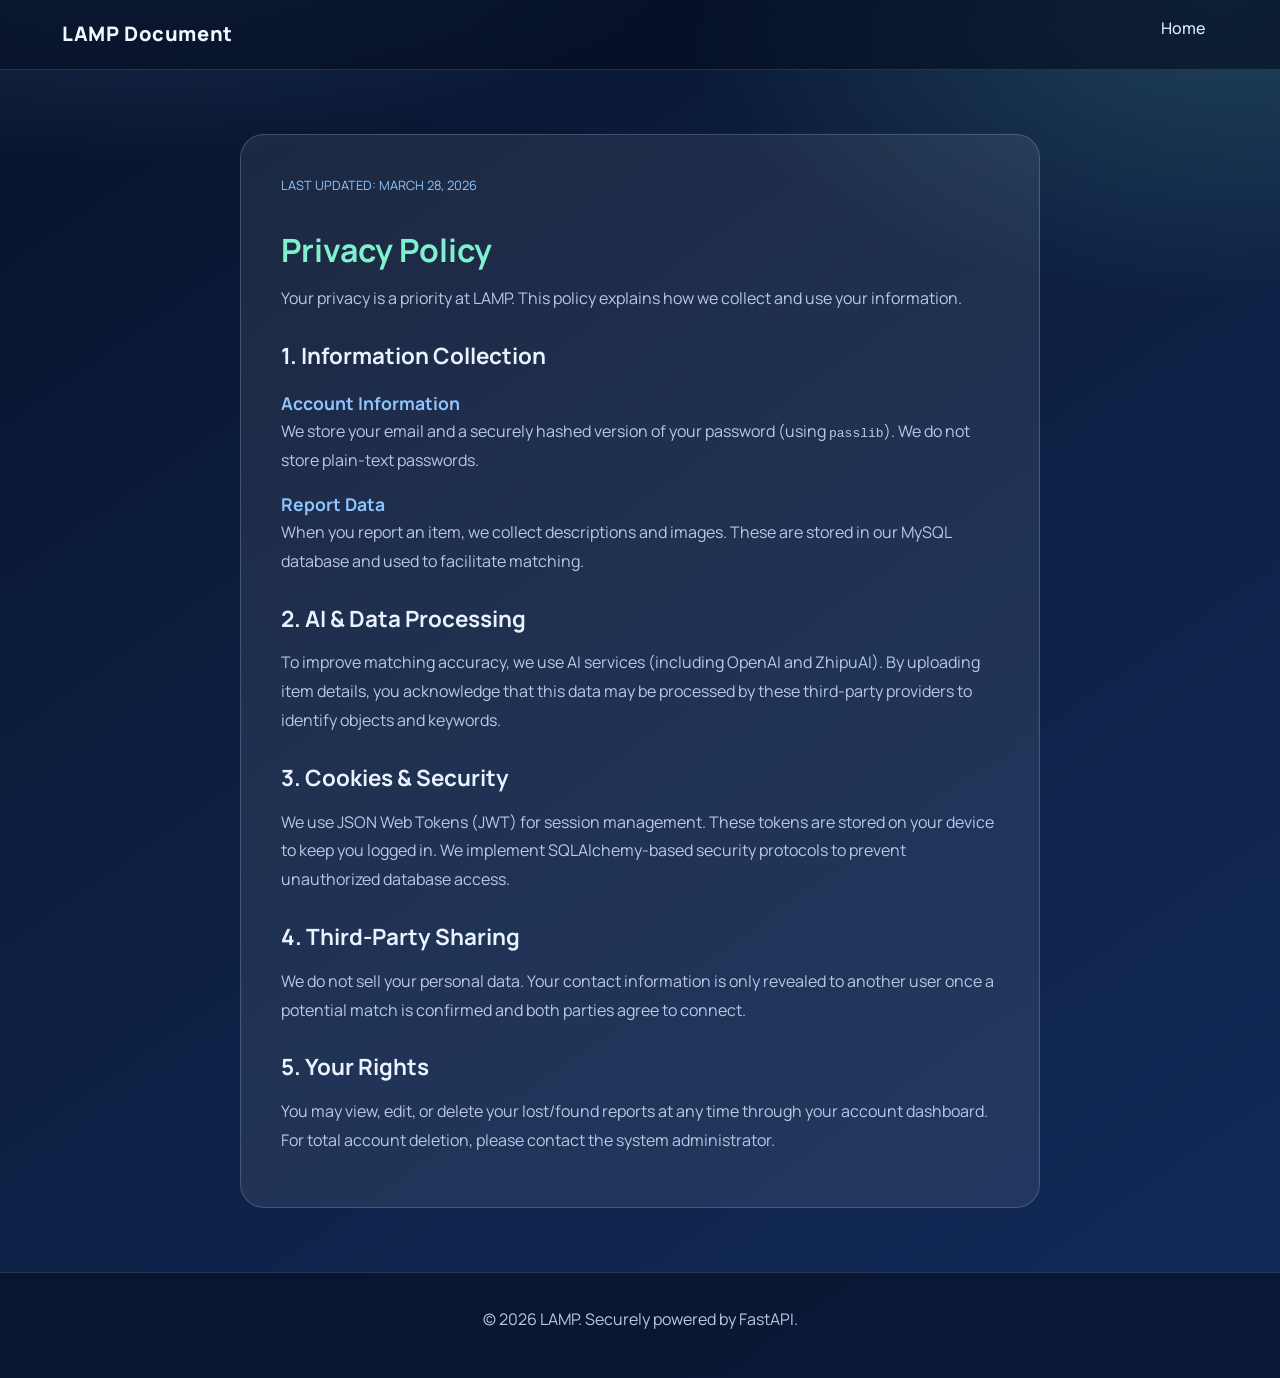
<file: static/doc/privacy.html>
<!DOCTYPE html>
<html lang="en">
<head>
    <meta charset="UTF-8">
    <meta name="viewport" content="width=device-width, initial-scale=1.0">
    <title>Privacy Policy - LAMP</title>
    <link rel="icon" href="/static/favicon.ico" type="image/x-icon">
    <link rel="stylesheet" href="/static/css/style.css?v=1.0.1">
    <style>
        .legal-container { max-width: 800px; margin: 40px auto; padding: 40px; background: var(--surface); border: 1px solid var(--line-soft); border-radius: 24px; }
        h1 { color: var(--accent); margin-bottom: 8px; }
        .last-updated { color: var(--brand); font-size: 0.8rem; text-transform: uppercase; margin-bottom: 30px; display: block; }
        h2 { color: var(--text-main); font-size: 1.4rem; margin: 25px 0 12px; }
        h3 { color: var(--brand); font-size: 1.1rem; margin-top: 15px; }
        p, li { color: var(--text-muted); line-height: 1.8; margin-bottom: 12px; }
    </style>
</head>
<body>
    <header>
        <nav><div class="logo">LAMP Document</div><ul><li><a href="/">Home</a></li></ul></nav>
    </header>

    <main class="container">
        <div class="legal-container">
            <span class="last-updated">Last Updated: March 28, 2026</span>
            <h1>Privacy Policy</h1>
            <p>Your privacy is a priority at LAMP. This policy explains how we collect and use your information.</p>

            <h2>1. Information Collection</h2>
            <h3>Account Information</h3>
            <p>We store your email and a securely hashed version of your password (using <code>passlib</code>). We do not store plain-text passwords.</p>
            <h3>Report Data</h3>
            <p>When you report an item, we collect descriptions and images. These are stored in our MySQL database and used to facilitate matching.</p>

            <h2>2. AI & Data Processing</h2>
            <p>To improve matching accuracy, we use AI services (including OpenAI and ZhipuAI). By uploading item details, you acknowledge that this data may be processed by these third-party providers to identify objects and keywords.</p>

            <h2>3. Cookies & Security</h2>
            <p>We use JSON Web Tokens (JWT) for session management. These tokens are stored on your device to keep you logged in. We implement SQLAlchemy-based security protocols to prevent unauthorized database access.</p>

            <h2>4. Third-Party Sharing</h2>
            <p>We do not sell your personal data. Your contact information is only revealed to another user once a potential match is confirmed and both parties agree to connect.</p>

            <h2>5. Your Rights</h2>
            <p>You may view, edit, or delete your lost/found reports at any time through your account dashboard. For total account deletion, please contact the system administrator.</p>
        </div>
    </main>

    <footer><p>&copy; 2026 LAMP. Securely powered by FastAPI.</p></footer>
</body>
</html>
</file>
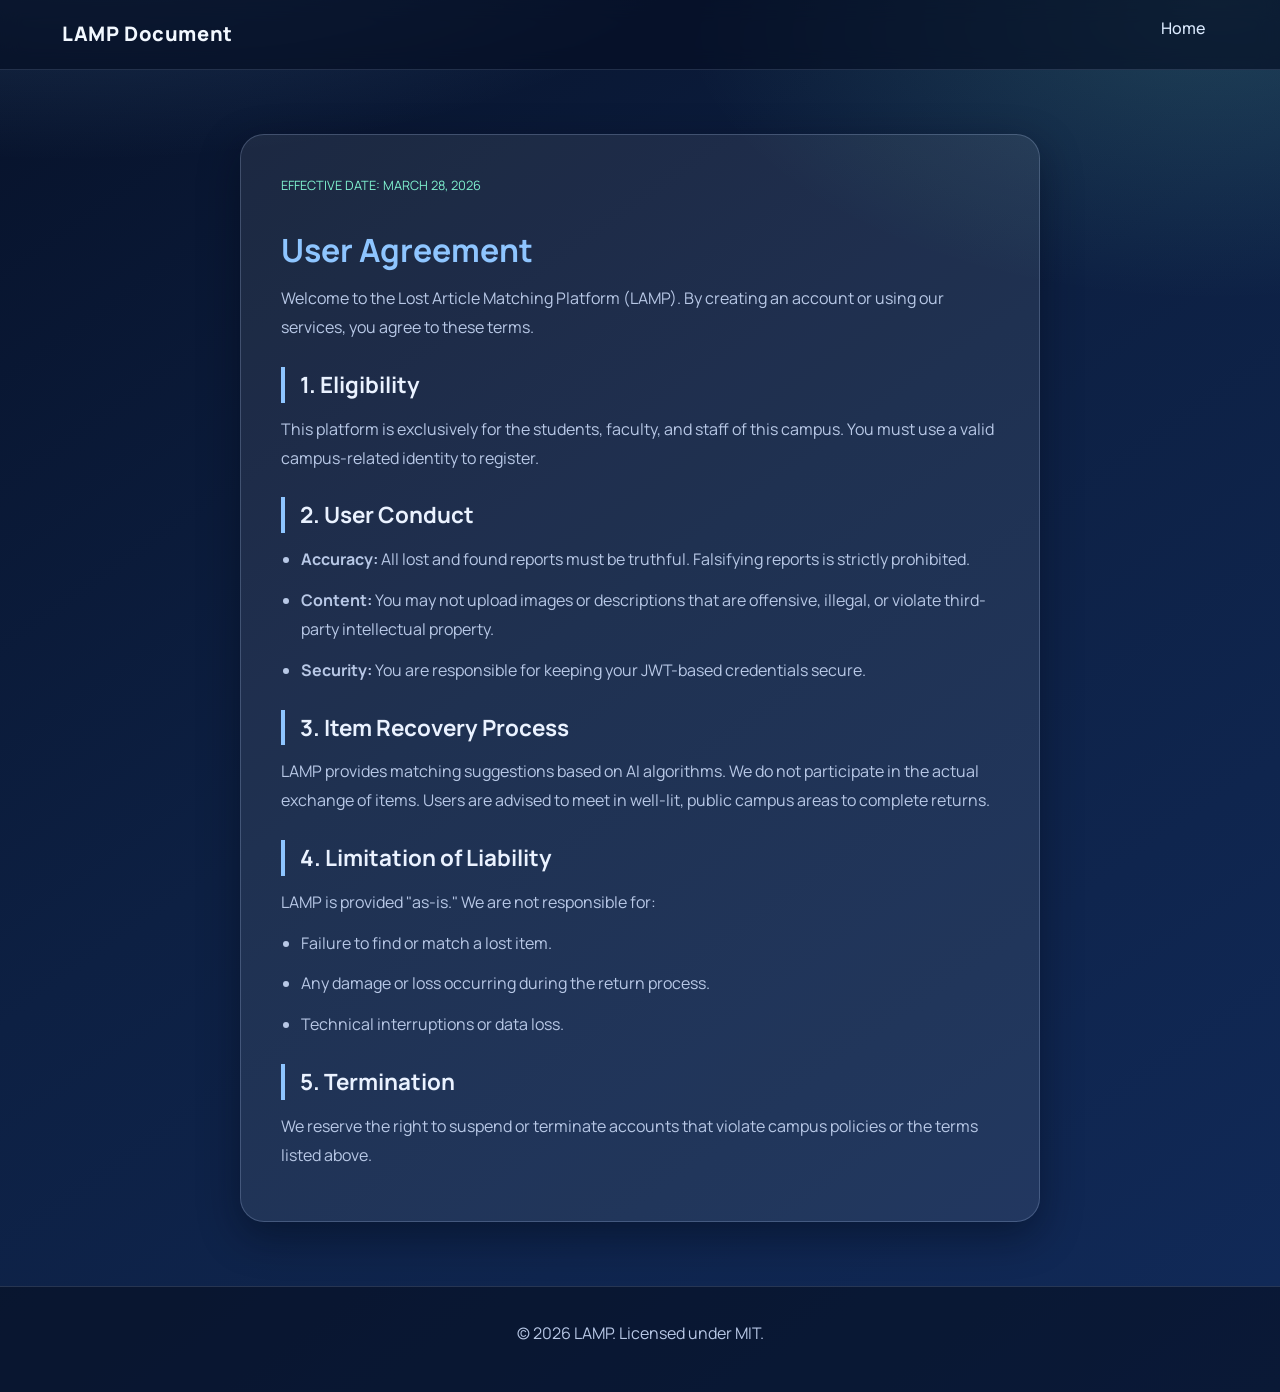
<file: static/doc/terms.html>
<!DOCTYPE html>
<html lang="en">
<head>
    <meta charset="UTF-8">
    <meta name="viewport" content="width=device-width, initial-scale=1.0">
    <title>User Agreement - LAMP</title>
    <link rel="icon" href="/static/favicon.ico" type="image/x-icon">
    <link rel="stylesheet" href="/static/css/style.css?v=1.0.1">
    <style>
        .legal-container { max-width: 800px; margin: 40px auto; padding: 40px; background: var(--surface); border: 1px solid var(--line-soft); border-radius: 24px; box-shadow: var(--shadow-soft); }
        h1 { color: var(--brand); margin-bottom: 8px; }
        .last-updated { color: var(--accent); font-size: 0.8rem; text-transform: uppercase; margin-bottom: 30px; display: block; }
        h2 { color: var(--text-main); font-size: 1.4rem; margin: 25px 0 12px; border-left: 4px solid var(--brand); padding-left: 15px; }
        p, li { color: var(--text-muted); line-height: 1.8; margin-bottom: 12px; }
        ul { padding-left: 20px; }
    </style>
</head>
<body>
    <header>
        <nav><div class="logo">LAMP Document</div><ul><li><a href="/">Home</a></li></ul></nav>
    </header>

    <main class="container">
        <div class="legal-container">
            <span class="last-updated">Effective Date: March 28, 2026</span>
            <h1>User Agreement</h1>
            <p>Welcome to the Lost Article Matching Platform (LAMP). By creating an account or using our services, you agree to these terms.</p>

            <h2>1. Eligibility</h2>
            <p>This platform is exclusively for the students, faculty, and staff of this campus. You must use a valid campus-related identity to register.</p>

            <h2>2. User Conduct</h2>
            <ul>
                <li><strong>Accuracy:</strong> All lost and found reports must be truthful. Falsifying reports is strictly prohibited.</li>
                <li><strong>Content:</strong> You may not upload images or descriptions that are offensive, illegal, or violate third-party intellectual property.</li>
                <li><strong>Security:</strong> You are responsible for keeping your JWT-based credentials secure.</li>
            </ul>

            <h2>3. Item Recovery Process</h2>
            <p>LAMP provides matching suggestions based on AI algorithms. We do not participate in the actual exchange of items. Users are advised to meet in well-lit, public campus areas to complete returns.</p>

            <h2>4. Limitation of Liability</h2>
            <p>LAMP is provided "as-is." We are not responsible for:
                <ul>
                    <li>Failure to find or match a lost item.</li>
                    <li>Any damage or loss occurring during the return process.</li>
                    <li>Technical interruptions or data loss.</li>
                </ul>
            </p>

            <h2>5. Termination</h2>
            <p>We reserve the right to suspend or terminate accounts that violate campus policies or the terms listed above.</p>
        </div>
    </main>

    <footer><p>&copy; 2026 LAMP. Licensed under MIT.</p></footer>
</body>
</html>
</file>
<file: static/css/style.css>
@import url('https://fonts.googleapis.com/css2?family=Manrope:wght@400;500;600;700;800&display=swap');

:root {
    --bg-deep: #07122a;
    --bg-mid: #0d2043;
    --bg-soft: #112a59;
    --surface: rgba(255, 255, 255, 0.08);
    --surface-strong: rgba(255, 255, 255, 0.14);
    --text-main: #eaf2ff;
    --text-muted: #b8c8e6;
    --line-soft: rgba(190, 215, 255, 0.22);
    --brand: #8ec5ff;
    --brand-strong: #5ea9ff;
    --accent: #7ff1cf;
    --shadow-soft: 0 14px 40px rgba(2, 8, 23, 0.45);
}

/* Global Styles */
* {
    margin: 0;
    padding: 0;
    box-sizing: border-box;
}

body {
    font-family: 'Manrope', 'Segoe UI', sans-serif;
    background:
        radial-gradient(1200px 500px at 5% -10%, rgba(129, 196, 255, 0.24), transparent 60%),
        radial-gradient(900px 500px at 95% 0%, rgba(127, 241, 207, 0.17), transparent 60%),
        linear-gradient(145deg, var(--bg-deep), var(--bg-mid) 45%, var(--bg-soft));
    color: var(--text-main);
    line-height: 1.6;
    min-height: 100vh;
}

/* Container Style */
.container {
    max-width: 1200px;
    margin: 0 auto;
    padding: 24px;
}

/* Header Navigation */
header {
    background: rgba(6, 15, 35, 0.66);
    border-bottom: 1px solid rgba(190, 215, 255, 0.15);
    backdrop-filter: blur(10px);
    position: sticky;
    top: 0;
    z-index: 1000;
}

nav {
    display: flex;
    justify-content: space-between;
    align-items: center;
    padding: 14px 22px;
    max-width: 1200px;
    margin: 0 auto;
}

.logo {
    font-size: 1.25rem;
    font-weight: 800;
    letter-spacing: 0.03em;
    color: #f2f8ff;
}

nav ul {
    display: flex;
    list-style: none;
    gap: 10px;
}

nav ul li a {
    text-decoration: none;
    color: #dbeafe;
    font-weight: 500;
    transition: all 0.25s ease;
    border: 1px solid transparent;
    padding: 8px 12px;
    border-radius: 999px;
}

nav ul li a:hover {
    color: #ffffff;
    border-color: rgba(142, 197, 255, 0.35);
    background: rgba(142, 197, 255, 0.14);
    text-decoration: none;
}

/* Main Content Area */
main {
    min-height: 80vh;
    padding: 38px 0 56px;
}

/* Hero Section */
.hero {
    text-align: center;
    margin-bottom: 60px;
}

.hero h1 {
    font-size: 2.5rem;
    font-weight: 700;
    color: #f7fbff;
    margin-bottom: 16px;
}

.hero .subtitle {
    font-size: 1.25rem;
    color: var(--text-muted);
    margin-bottom: 32px;
}

.hero-buttons {
    display: flex;
    gap: 16px;
    justify-content: center;
}

.home-hero {
    margin: 10px 0 42px;
    padding: 52px 42px;
    border-radius: 28px;
    border: 1px solid var(--line-soft);
    background:
        radial-gradient(700px 300px at 0% 0%, rgba(142, 197, 255, 0.2), transparent 60%),
        radial-gradient(500px 260px at 100% 20%, rgba(127, 241, 207, 0.16), transparent 65%),
        linear-gradient(160deg, rgba(255, 255, 255, 0.08), rgba(255, 255, 255, 0.03));
    box-shadow: var(--shadow-soft);
    text-align: center;
}

.home-hero h1 {
    font-size: clamp(2rem, 4vw, 3.7rem);
    line-height: 1.12;
    margin: 14px auto 16px;
    max-width: 14ch;
    letter-spacing: -0.02em;
}

.home-hero .subtitle {
    max-width: 760px;
    margin: 0 auto 30px;
    font-size: 1.12rem;
    color: var(--text-muted);
}

.hero-badge {
    display: inline-flex;
    align-items: center;
    justify-content: center;
    padding: 8px 14px;
    border-radius: 999px;
    font-size: 0.82rem;
    letter-spacing: 0.05em;
    text-transform: uppercase;
    color: #e8f4ff;
    border: 1px solid rgba(142, 197, 255, 0.35);
    background: rgba(142, 197, 255, 0.12);
}

.hero-metrics {
    margin-top: 28px;
    display: grid;
    gap: 14px;
    grid-template-columns: repeat(3, minmax(0, 1fr));
}

.metric-card {
    text-align: left;
    border: 1px solid var(--line-soft);
    border-radius: 16px;
    padding: 16px;
    background: rgba(255, 255, 255, 0.06);
}

.metric-label {
    display: inline-block;
    font-size: 0.74rem;
    letter-spacing: 0.06em;
    text-transform: uppercase;
    color: #a7c6ee;
    margin-bottom: 6px;
}

.metric-card strong {
    display: block;
    font-size: 0.98rem;
    font-weight: 600;
    color: #f3f8ff;
}

.section-head {
    margin: 14px 0 18px;
    text-align: center;
}

.section-head h2 {
    font-size: clamp(1.6rem, 3vw, 2.3rem);
    line-height: 1.2;
    letter-spacing: -0.02em;
}

.section-head p {
    margin-top: 10px;
    color: var(--text-muted);
}

.section-head-left {
    margin-top: 40px;
    text-align: left;
}

/* Features Section */
.features {
    display: grid;
    grid-template-columns: repeat(auto-fit, minmax(300px, 1fr));
    gap: 20px;
    margin-top: 22px;
}

.feature {
    background: linear-gradient(170deg, rgba(255, 255, 255, 0.11), rgba(255, 255, 255, 0.06));
    padding: 26px;
    border-radius: 18px;
    border: 1px solid var(--line-soft);
    box-shadow: var(--shadow-soft);
    transition: transform 0.3s ease, box-shadow 0.3s ease;
}

.feature:hover {
    transform: translateY(-3px);
    box-shadow: 0 20px 35px rgba(2, 8, 23, 0.5);
}

.feature h3 {
    font-size: 1.16rem;
    font-weight: 600;
    color: #f4f8ff;
    margin-bottom: 10px;
}

.feature p {
    color: var(--text-muted);
}

.features-elevated {
    margin-bottom: 16px;
}

.role-switcher {
    margin-top: 12px;
}

.role-toggle {
    width: fit-content;
    margin: 0 auto 18px;
    display: flex;
    gap: 8px;
    padding: 6px;
    border-radius: 999px;
    border: 1px solid var(--line-soft);
    background: rgba(255, 255, 255, 0.06);
}

.role-tab {
    border: 1px solid transparent;
    border-radius: 999px;
    padding: 10px 16px;
    font-size: 0.95rem;
    font-weight: 600;
    color: var(--text-muted);
    background: transparent;
    cursor: pointer;
    transition: all 0.25s ease;
}

.role-tab:hover {
    color: #f2f8ff;
    border-color: rgba(142, 197, 255, 0.3);
}

.role-tab.is-active {
    color: #041529;
    background: linear-gradient(120deg, #7bb9ff, #9af8dc);
    box-shadow: 0 8px 20px rgba(94, 169, 255, 0.28);
}

.role-panels {
    position: relative;
}

.role-panel {
    animation: panelFadeIn 0.35s ease;
}

.role-table-wrap {
    border: 1px solid var(--line-soft);
    border-radius: 16px;
    overflow: hidden;
    background: rgba(255, 255, 255, 0.06);
    box-shadow: var(--shadow-soft);
}

.role-table {
    width: 100%;
    border-collapse: collapse;
}

.role-table thead {
    background: rgba(142, 197, 255, 0.16);
}

.role-table th,
.role-table td {
    padding: 14px 16px;
    text-align: left;
    border-bottom: 1px solid rgba(190, 215, 255, 0.18);
    vertical-align: top;
}

.role-table th {
    font-size: 0.84rem;
    letter-spacing: 0.04em;
    text-transform: uppercase;
    color: #eaf4ff;
}

.role-table td {
    color: var(--text-muted);
    font-size: 0.95rem;
}

.role-table tbody tr:last-child td {
    border-bottom: none;
}

@keyframes panelFadeIn {
    from {
        opacity: 0;
        transform: translateY(6px);
    }

    to {
        opacity: 1;
        transform: translateY(0);
    }
}

.workflow-grid {
    margin-top: 18px;
    display: grid;
    grid-template-columns: repeat(5, minmax(0, 1fr));
    gap: 14px;
}

.workflow-step {
    background: rgba(255, 255, 255, 0.07);
    border: 1px solid var(--line-soft);
    border-radius: 16px;
    padding: 18px 16px;
}

.workflow-step span {
    display: inline-block;
    width: 34px;
    height: 34px;
    border-radius: 10px;
    text-align: center;
    line-height: 34px;
    font-weight: 700;
    font-size: 0.84rem;
    color: #031127;
    background: linear-gradient(140deg, var(--accent), #9fe5ff);
    margin-bottom: 10px;
}

.workflow-step h3 {
    font-size: 1rem;
    margin-bottom: 8px;
}

.workflow-step p {
    font-size: 0.92rem;
    color: var(--text-muted);
}

.home-cta {
    position: relative;
    width: min(1040px, 100%);
    margin: 52px auto 14px;
    padding: 68px 44px;
    text-align: center;
    border: 1px solid var(--line-soft);
    border-radius: 32px;
    background:
        radial-gradient(720px 300px at 10% -15%, rgba(142, 197, 255, 0.26), transparent 62%),
        radial-gradient(620px 280px at 90% 120%, rgba(127, 241, 207, 0.2), transparent 65%),
        linear-gradient(160deg, rgba(255, 255, 255, 0.14), rgba(255, 255, 255, 0.06));
    box-shadow: var(--shadow-soft);
    overflow: hidden;
}

.home-cta::before {
    content: '';
    position: absolute;
    width: 360px;
    height: 360px;
    border-radius: 999px;
    right: -130px;
    top: -170px;
    background: rgba(158, 207, 255, 0.2);
    filter: blur(42px);
    pointer-events: none;
}

.home-cta-shell {
    position: relative;
    z-index: 1;
    max-width: 920px;
    margin: 0 auto;
    text-align: center;
}

.home-cta-kicker {
    display: inline-block;
    padding: 8px 14px;
    margin-bottom: 16px;
    border-radius: 999px;
    border: 1px solid rgba(142, 197, 255, 0.32);
    background: rgba(142, 197, 255, 0.12);
    color: #e5f2ff;
    font-size: 0.78rem;
    letter-spacing: 0.07em;
    text-transform: uppercase;
}

.home-cta h2 {
    font-size: clamp(2.25rem, 4.8vw, 3.7rem);
    line-height: 1.2;
    margin-bottom: 18px;
    letter-spacing: -0.02em;
    max-width: 20ch;
    margin-left: auto;
    margin-right: auto;
}

.home-cta-lead {
    max-width: 820px;
    margin: 0 auto;
    color: var(--text-muted);
    font-size: 1.2rem;
    line-height: 1.85;
}

.home-cta-actions {
    margin-top: 30px;
    display: flex;
    justify-content: center;
}

.home-cta-primary {
    min-width: 220px;
    padding: 16px 34px;
    font-size: 1.15rem;
    border-radius: 999px;
}

/* Card Styles */
.card {
    background: rgba(255, 255, 255, 0.09);
    border-radius: 16px;
    border: 1px solid var(--line-soft);
    box-shadow: var(--shadow-soft);
    overflow: hidden;
    max-width: 500px;
    margin: 0 auto;
}

.card-header {
    background-color: rgba(255, 255, 255, 0.08);
    padding: 20px;
    border-bottom: 1px solid var(--line-soft);
}

.card-header h2 {
    font-size: 1.5rem;
    font-weight: 600;
    color: #f1f7ff;
}

.card-body {
    padding: 24px;
}

.card-footer {
    background-color: rgba(255, 255, 255, 0.06);
    padding: 20px;
    border-top: 1px solid var(--line-soft);
    text-align: center;
}

/* Form Styles */
.form-group {
    margin-bottom: 20px;
}

.form-group label {
    display: block;
    margin-bottom: 8px;
    font-weight: 500;
    color: #dce9ff;
}

.form-group input {
    width: 100%;
    padding: 12px;
    border: 1px solid rgba(190, 215, 255, 0.24);
    border-radius: 6px;
    font-size: 1rem;
    color: #f2f8ff;
    background: rgba(5, 13, 30, 0.45);
    transition: border-color 0.3s ease, box-shadow 0.3s ease;
}

.form-group input:focus {
    outline: none;
    border-color: #8ec5ff;
    box-shadow: 0 0 0 3px rgba(142, 197, 255, 0.18);
}

.error-message {
    color: #ef4444;
    font-size: 0.875rem;
    margin-top: 4px;
    min-height: 1.25rem;
}

.checkbox-group {
    display: flex;
    align-items: center;
    gap: 8px;
}

.checkbox-group input[type="checkbox"] {
    width: auto;
}

.remember-group {
    display: flex;
    align-items: center;
    justify-content: space-between;
}

.remember-group input[type="checkbox"] {
    width: auto;
}

.forgot-password {
    color: #9ecfff;
    text-decoration: none;
    font-size: 0.875rem;
}

.forgot-password:hover {
    text-decoration: underline;
}

.code-input-group {
    display: flex;
    gap: 12px;
}

.code-input-group input {
    flex: 1;
}

/* Button Styles */
.btn {
    padding: 12px 24px;
    border: none;
    border-radius: 6px;
    font-size: 1rem;
    font-weight: 500;
    cursor: pointer;
    transition: all 0.3s ease;
    text-decoration: none;
    display: inline-block;
    text-align: center;
}

.btn-primary {
    background: linear-gradient(120deg, #5ea9ff, #7ff1cf);
    color: #041529;
    font-weight: 700;
}

.btn-primary:hover {
    background: linear-gradient(120deg, #7bb9ff, #9af8dc);
    transform: translateY(-1px);
    box-shadow: 0 10px 18px rgba(94, 169, 255, 0.35);
}

.btn-secondary {
    background-color: rgba(255, 255, 255, 0.08);
    color: #d9e9ff;
    border: 1px solid rgba(190, 215, 255, 0.22);
}

.btn-secondary:hover {
    background-color: rgba(255, 255, 255, 0.15);
    transform: translateY(-1px);
}

.btn-link {
    background-color: transparent;
    color: #9ecfff;
    padding: 0;
}

.btn-link:hover {
    text-decoration: underline;
}

/* Link Styles */
a {
    color: #9ecfff;
    text-decoration: none;
}

a:hover {
    text-decoration: underline;
}

/* User Info Styles */
.user-info {
    display: flex;
    flex-direction: column;
    gap: 16px;
}

.info-item {
    display: flex;
    align-items: center;
    gap: 12px;
}

.info-item .label {
    font-weight: 500;
    color: #b9cbe9;
    min-width: 80px;
}

.info-item .value {
    color: #f1f7ff;
    font-weight: 500;
}

.info-item .value.active {
    color: #10b981;
}

.info-item .value.inactive {
    color: #f59e0b;
}

/* Info Text */
.info-text {
    color: #b9cbe9;
    margin-bottom: 24px;
    line-height: 1.6;
}

/* Footer Style */
footer {
    background-color: rgba(5, 14, 32, 0.6);
    border-top: 1px solid rgba(190, 215, 255, 0.16);
    padding: 32px 0;
    text-align: center;
    color: #b7c9e8;
}

/* Responsive Design */
@media (max-width: 768px) {
    nav {
        flex-direction: column;
        gap: 12px;
        padding: 15px;
    }

    nav ul {
        flex-wrap: wrap;
        justify-content: center;
    }

    .hero h1 {
        font-size: 2rem;
    }

    .home-hero {
        padding: 34px 18px;
    }

    .home-cta {
        margin-top: 36px;
        padding: 42px 18px;
        border-radius: 22px;
    }

    .home-cta-kicker {
        margin-bottom: 12px;
    }

    .home-cta h2 {
        max-width: 100%;
    }

    .home-cta-lead {
        font-size: 1.06rem;
        line-height: 1.75;
    }

    .home-cta-primary {
        width: 100%;
        max-width: 280px;
    }

    .hero-metrics {
        grid-template-columns: 1fr;
    }

    .hero-buttons {
        flex-direction: column;
        align-items: center;
    }

    .features {
        grid-template-columns: 1fr;
    }

    .role-toggle {
        width: 100%;
        justify-content: center;
        flex-wrap: wrap;
    }

    .role-tab {
        width: 100%;
        text-align: center;
    }

    .role-table,
    .role-table thead,
    .role-table tbody,
    .role-table tr,
    .role-table th,
    .role-table td {
        display: block;
        width: 100%;
    }

    .role-table thead {
        display: none;
    }

    .role-table tr {
        border-bottom: 1px solid rgba(190, 215, 255, 0.18);
    }

    .role-table tbody tr:last-child {
        border-bottom: none;
    }

    .role-table td {
        border-bottom: none;
        padding: 10px 14px;
    }

    .card {
        margin: 0 16px;
    }

    .workflow-grid {
        grid-template-columns: 1fr;
    }
}

@media (min-width: 769px) and (max-width: 1100px) {
    .workflow-grid {
        grid-template-columns: repeat(2, minmax(0, 1fr));
    }
}
</file>
